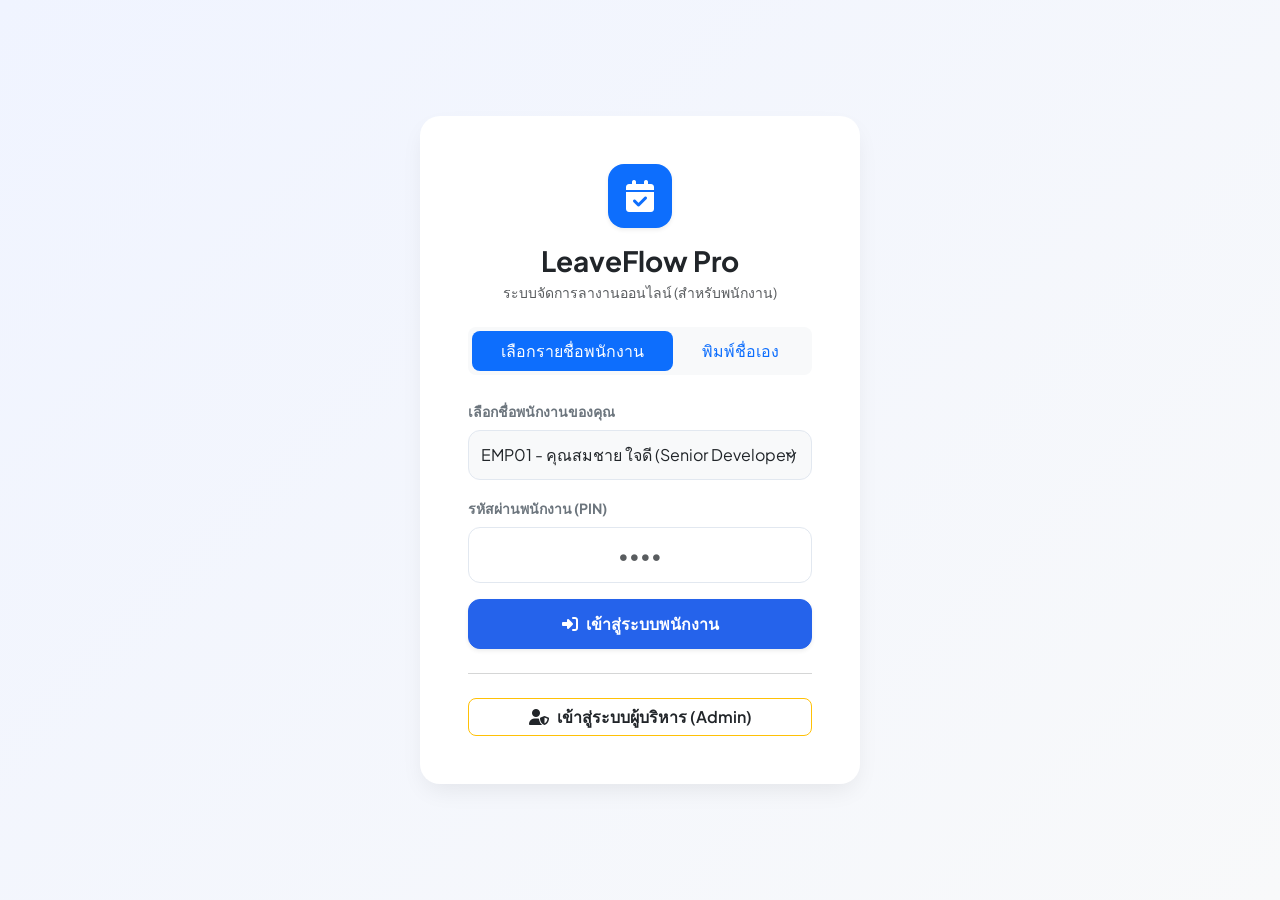
<file: index.html>
<!DOCTYPE html>
<html lang="th">
<head>
    <meta charset="UTF-8">
    <meta name="viewport" content="width=device-width, initial-scale=1.0">
    <title>เข้าสู่ระบบพนักงาน - LeaveFlow Pro</title>
    <link href="https://fonts.googleapis.com/css2?family=Plus+Jakarta+Sans:wght@400;500;600;700&display=swap" rel="stylesheet">
    <link href="https://cdn.jsdelivr.net/npm/bootstrap@5.3.0/dist/css/bootstrap.min.css" rel="stylesheet">
    <link rel="stylesheet" href="https://cdnjs.cloudflare.com/ajax/libs/font-awesome/6.4.0/css/all.min.css">
    <style>
        body {
            font-family: 'Plus Jakarta Sans', sans-serif;
            background: linear-gradient(135deg, #f0f4ff 0%, #f8f9fa 100%);
            color: #334155;
            min-height: 100vh;
            display: flex;
            align-items: center;
            justify-content: center;
        }
        .login-card {
            border: none;
            border-radius: 20px;
            box-shadow: 0 10px 25px -5px rgba(0, 0, 0, 0.08);
            background: white;
            width: 100%;
            max-width: 440px;
        }
        .card { border: none; border-radius: 16px; box-shadow: 0 4px 6px -1px rgba(0, 0, 0, 0.05); }
        .stat-card {
            border-radius: 16px; color: white; padding: 24px; position: relative; overflow: hidden;
        }
        .stat-card.sick { background: linear-gradient(135deg, #3b82f6 0%, #1d4ed8 100%); }
        .stat-card.business { background: linear-gradient(135deg, #10b981 0%, #047857 100%); }
        .stat-card.vacation { background: linear-gradient(135deg, #f59e0b 0%, #d97706 100%); }
        .stat-card i { position: absolute; right: 20px; bottom: 20px; font-size: 3rem; opacity: 0.15; }
        .btn-primary { background-color: #2563eb; border-color: #2563eb; border-radius: 12px; padding: 12px; font-weight: 600; }
        .form-control, .form-select { border-radius: 12px; padding: 12px; border: 1px solid #e2e8f0; }
        .table { vertical-align: middle; }
        .badge { padding: 8px 12px; border-radius: 8px; font-weight: 500; }
    </style>
</head>
<body>

    <!-- ================= หน้าล็อกอินพนักงาน ================= -->
    <div id="loginSection" class="container py-4">
        <div class="row justify-content-center">
            <div class="col-md-6">
                <div class="login-card p-4 p-md-5 mx-auto">
                    <div class="text-center mb-4">
                        <div class="bg-primary text-white rounded-4 p-3 d-inline-flex align-items-center justify-content-center shadow-sm mb-3" style="width: 64px; height: 64px;">
                            <i class="fa-solid fa-calendar-check fs-2"></i>
                        </div>
                        <h3 class="fw-bold text-dark mb-1">LeaveFlow Pro</h3>
                        <p class="text-muted small">ระบบจัดการลางานออนไลน์ (สำหรับพนักงาน)</p>
                    </div>

                    <ul class="nav nav-pills nav-fill mb-4 bg-light p-1 rounded-3" role="tablist">
                        <li class="nav-item"><button class="nav-link active py-2 rounded-3 fw-medium" data-bs-toggle="pill" data-bs-target="#selectContent" type="button">เลือกรายชื่อพนักงาน</button></li>
                        <li class="nav-item"><button class="nav-link py-2 rounded-3 fw-medium" data-bs-toggle="pill" data-bs-target="#customContent" type="button">พิมพ์ชื่อเอง</button></li>
                    </ul>

                    <div class="tab-content">
                        <!-- เลือกรายชื่อ -->
                        <div class="tab-pane fade show active" id="selectContent">
                            <div class="mb-3">
                                <label class="form-label small fw-bold text-secondary">เลือกชื่อพนักงานของคุณ</label>
                                <select class="form-select bg-light" id="loginEmployeeSelect"></select>
                            </div>
                            <div class="mb-3">
                                <label class="form-label small fw-bold text-secondary">รหัสผ่านพนักงาน (PIN)</label>
                                <input type="password" id="employeePinInput" class="form-control text-center fs-5" placeholder="••••" maxlength="4">
                            </div>
                            <button type="button" class="btn btn-primary w-100 shadow-sm" onclick="loginAsEmployee(false)">
                                <i class="fa-solid fa-right-to-bracket me-2"></i>เข้าสู่ระบบพนักงาน
                            </button>
                        </div>

                        <!-- พิมพ์ชื่อเอง -->
                        <div class="tab-pane fade" id="customContent">
                            <div class="mb-3">
                                <label class="form-label small fw-bold text-secondary">ชื่อ - นามสกุล</label>
                                <input type="text" class="form-control" id="loginCustomName" placeholder="เช่น คุณสมชาย ใจดี">
                            </div>
                            <div class="mb-3">
                                <label class="form-label small fw-bold text-secondary">รหัสผ่านพนักงาน (PIN)</label>
                                <input type="password" id="employeeCustomPinInput" class="form-control text-center fs-5" placeholder="••••" maxlength="4">
                            </div>
                            <button type="button" class="btn btn-primary w-100 shadow-sm" onclick="loginAsEmployee(true)">
                                <i class="fa-solid fa-user-pen me-2"></i>เข้าสู่ระบบด้วยชื่อนี้
                            </button>
                        </div>
                    </div>

                    <hr class="my-4 text-muted opacity-25">

                    <!-- ลิงก์ไปหน้าแอดมิน -->
                    <div class="text-center">
                        <a href="admin.html" class="btn btn-outline-warning text-dark fw-semibold w-100 py-2.5 rounded-3 text-decoration-none">
                            <i class="fa-solid fa-user-shield me-2"></i>เข้าสู่ระบบผู้บริหาร (Admin)
                        </a>
                    </div>
                </div>
            </div>
        </div>
    </div>

    <!-- ================= แดชบอร์ดพนักงาน (ซ่อนอยู่จนกว่าจะ Login) ================= -->
    <div id="mainAppSection" class="d-none w-100">
        <nav class="navbar navbar-expand-lg bg-white border-bottom sticky-top py-3">
            <div class="container">
                <a class="navbar-brand d-flex align-items-center gap-2" href="#">
                    <div class="bg-primary text-white rounded-3 p-2 d-flex align-items-center justify-content-center" style="width: 40px; height: 40px;">
                        <i class="fa-solid fa-calendar-check"></i>
                    </div>
                    <span>LeaveFlow Pro</span>
                </a>
                <div class="d-flex align-items-center gap-3">
                    <div class="text-end d-none d-sm-block">
                        <div id="userNameDisplay" class="fw-bold text-dark">-</div>
                        <div id="userRoleDisplay" class="text-muted small">-</div>
                    </div>
                    <span class="badge bg-primary px-3 py-2">พนักงาน</span>
                    <button class="btn btn-outline-danger btn-sm px-3 ms-2" onclick="logout()" title="ออกจากระบบ">
                        <i class="fa-solid fa-arrow-right-from-bracket"></i>
                    </button>
                </div>
            </div>
        </nav>

        <div class="container py-4">
            <div class="mb-4">
                <h1 class="h3 fw-bold mb-1">แดชบอร์ดพนักงาน</h1>
                <p class="text-muted mb-0">ระบบจัดการลางานออนไลน์</p>
            </div>

            <div class="row g-4 mb-4">
                <div class="col-md-4">
                    <div class="stat-card sick">
                        <span class="text-uppercase small fw-semibold opacity-75">ลาป่วยคงเหลือ</span>
                        <h2 class="display-5 fw-bold mt-2 mb-0"><span id="lblSick">30</span> <span class="fs-5 fw-normal">วัน</span></h2>
                        <i class="fa-solid fa-user-doctor"></i>
                    </div>
                </div>
                <div class="col-md-4">
                    <div class="stat-card business">
                        <span class="text-uppercase small fw-semibold opacity-75">ลากิจคงเหลือ</span>
                        <h2 class="display-5 fw-bold mt-2 mb-0"><span id="lblPersonal">6</span> <span class="fs-5 fw-normal">วัน</span></h2>
                        <i class="fa-solid fa-briefcase"></i>
                    </div>
                </div>
                <div class="col-md-4">
                    <div class="stat-card vacation">
                        <span class="text-uppercase small fw-semibold opacity-75">ลาพักผ่อนคงเหลือ</span>
                        <h2 class="display-5 fw-bold mt-2 mb-0"><span id="lblVacation">10</span> <span class="fs-5 fw-normal">วัน</span></h2>
                        <i class="fa-solid fa-umbrella-beach"></i>
                    </div>
                </div>
            </div>

            <div class="row g-4">
                <div class="col-lg-4">
                    <div class="card p-4 h-100">
                        <h5 class="fw-bold mb-3"><i class="fa-solid fa-file-pen text-primary me-2"></i>ยื่นคำขอลาใหม่</h5>
                        <form id="leaveForm" onsubmit="submitLeave(event)">
                            <div class="mb-3">
                                <label class="form-label small fw-semibold">ประเภทการลา</label>
                                <select class="form-select" id="leaveType" required>
                                    <option value="ลาป่วย">ลาป่วย</option>
                                    <option value="ลากิจ">ลากิจ</option>
                                    <option value="ลาพักผ่อน">ลาพักผ่อน</option>
                                </select>
                            </div>
                            <div class="mb-3">
                                <label class="form-label small fw-semibold">วันที่เริ่มต้น</label>
                                <input type="date" class="form-control" id="startDate" required>
                            </div>
                            <div class="mb-3">
                                <label class="form-label small fw-semibold">ถึงวันที่</label>
                                <input type="date" class="form-control" id="endDate" required>
                            </div>
                            <div class="mb-3">
                                <label class="form-label small fw-semibold">เหตุผลการลา</label>
                                <textarea class="form-control" id="leaveReason" rows="3" placeholder="ระบุเหตุผล..." required></textarea>
                            </div>
                            <button type="submit" class="btn btn-primary w-100 py-2">
                                <i class="fa-solid fa-paper-plane me-2"></i>ส่งคำขอลา
                            </button>
                        </form>
                    </div>
                </div>

                <div class="col-lg-8">
                    <div class="card p-4 h-100">
                        <div class="d-flex justify-content-between align-items-center mb-3">
                            <h5 class="fw-bold mb-0"><i class="fa-solid fa-clock-rotate-left text-primary me-2"></i>ประวัติการลางานของคุณ</h5>
                            <span class="badge bg-light text-secondary border" id="userRecordCount">0 รายการ</span>
                        </div>
                        <div class="table-responsive">
                            <table class="table align-middle">
                                <thead class="table-light">
                                    <tr>
                                        <th>ประเภท</th>
                                        <th>ช่วงวันที่</th>
                                        <th class="text-center">จำนวนวัน</th>
                                        <th class="text-center">สถานะ</th>
                                        <th>ผู้อนุมัติ</th>
                                    </tr>
                                </thead>
                                <tbody id="userHistoryTable">
                                    <tr><td colspan="5" class="text-center text-muted py-3">ยังไม่มีประวัติการลา</td></tr>
                                </tbody>
                            </table>
                        </div>
                    </div>
                </div>
            </div>
        </div>
    </div>

    <script src="https://cdn.jsdelivr.net/npm/bootstrap@5.3.0/dist/js/bootstrap.bundle.min.js"></script>
    <script>
        const defaultEmployees = [
            { id: "EMP01", name: "คุณสมชาย ใจดี", position: "Senior Developer", dept: "IT", pin: "1234", sickRemain: 30, personalRemain: 6, vacationRemain: 10 },
            { id: "EMP02", name: "คุณสมหญิง รักงาน", position: "UI/UX Designer", dept: "Design", pin: "1234", sickRemain: 30, personalRemain: 6, vacationRemain: 10 },
            { id: "EMP03", name: "คุณมานะ อดทน", position: "Backend Developer", dept: "IT", pin: "1234", sickRemain: 30, personalRemain: 6, vacationRemain: 10 },
            { id: "EMP04", name: "คุณสมรักษ์ ดีพอ", position: "HR Manager", dept: "HR", pin: "1234", sickRemain: 30, personalRemain: 6, vacationRemain: 10 },
            { id: "EMP05", name: "คุณวิชัย มั่นคง", position: "Accountant", dept: "Finance", pin: "1234", sickRemain: 30, personalRemain: 6, vacationRemain: 10 },
            { id: "EMP06", name: "คุณสุดา รักดี", position: "Marketing Specialist", dept: "Marketing", pin: "1234", sickRemain: 30, personalRemain: 6, vacationRemain: 10 },
            { id: "EMP07", name: "คุณปิติ ยินดี", position: "Sales Executive", dept: "Sales", pin: "1234", sickRemain: 30, personalRemain: 6, vacationRemain: 10 },
            { id: "EMP08", name: "คุณกานดา ภาวนา", position: "Customer Support", dept: "Operations", pin: "1234", sickRemain: 30, personalRemain: 6, vacationRemain: 10 },
            { id: "EMP09", name: "คุณธนพล มั่นหมาย", position: "System Admin", dept: "IT", pin: "1234", sickRemain: 30, personalRemain: 6, vacationRemain: 10 },
            { id: "EMP10", name: "คุณสุภา สว่างใส", position: "Content Creator", dept: "Marketing", pin: "1234", sickRemain: 30, personalRemain: 6, vacationRemain: 10 }
        ];

        let employees = JSON.parse(localStorage.getItem('employees')) || JSON.parse(JSON.stringify(defaultEmployees));
        let currentEmpIndex = parseInt(localStorage.getItem('currentEmpIndex')) || 0;
        let leaveRequests = JSON.parse(localStorage.getItem('leaveRequests')) || [];
        let isEmpLoggedIn = localStorage.getItem('isEmpLoggedIn') === 'true';

        const publicHolidays = ["2026-01-01", "2026-04-13", "2026-04-14", "2026-04-15", "2026-05-01", "2026-07-28", "2026-08-12", "2026-10-13", "2026-12-05"];

        function calculateEffectiveDays(startStr, endStr) {
            let start = new Date(startStr);
            let end = new Date(endStr);
            let count = 0, cur = new Date(start);
            while (cur <= end) {
                let dayOfWeek = cur.getDay(); 
                let dateStr = cur.toISOString().split('T')[0];
                if (dayOfWeek !== 0 && !publicHolidays.includes(dateStr)) count++;
                cur.setDate(cur.getDate() + 1);
            }
            return count > 0 ? count : 1;
        }

        document.addEventListener('DOMContentLoaded', () => {
            initLoginDropdown();
            if (isEmpLoggedIn) {
                showMainApp();
            } else {
                showLoginScreen();
            }
        });

        function initLoginDropdown() {
            const select = document.getElementById('loginEmployeeSelect');
            select.innerHTML = '';
            employees.forEach((emp, idx) => {
                select.innerHTML += `<option value="${idx}">${emp.id} - ${emp.name} (${emp.position})</option>`;
            });
        }

        function loginAsEmployee(isCustom) {
            let pin = "";
            if (isCustom) {
                const name = document.getElementById('loginCustomName').value.trim();
                pin = document.getElementById('employeeCustomPinInput').value.trim();
                if (!name || !pin) { alert('กรุณากรอกชื่อและรหัส PIN ให้ครบถ้วน'); return; }

                let existingIdx = employees.findIndex(e => e.name === name);
                if (existingIdx !== -1) {
                    if (employees[existingIdx].pin && employees[existingIdx].pin !== pin) { alert('รหัส PIN ไม่ถูกต้อง'); return; }
                    currentEmpIndex = existingIdx;
                } else {
                    employees.push({ id: "EMP" + String(employees.length + 1).padStart(2, '0'), name: name, position: 'พนักงานทั่วไป', dept: 'ทั่วไป', pin: pin, sickRemain: 30, personalRemain: 6, vacationRemain: 10 });
                    currentEmpIndex = employees.length - 1;
                    saveStorage();
                }
            } else {
                const select = document.getElementById('loginEmployeeSelect');
                pin = document.getElementById('employeePinInput').value.trim();
                let selectedIdx = parseInt(select.value);
                if (!pin) { alert('กรุณากรอกรหัส PIN'); return; }

                let emp = employees[selectedIdx];
                if (pin !== (emp.pin || "1234")) { alert('รหัส PIN ไม่ถูกต้อง (รหัสเริ่มต้นคือ 1234)'); return; }
                currentEmpIndex = selectedIdx;
            }

            isEmpLoggedIn = true;
            localStorage.setItem('isEmpLoggedIn', 'true');
            localStorage.setItem('currentEmpIndex', currentEmpIndex);
            showMainApp();
        }

        function logout() {
            isEmpLoggedIn = false;
            localStorage.setItem('isEmpLoggedIn', 'false');
            showLoginScreen();
        }

        function showLoginScreen() {
            document.getElementById('loginSection').classList.remove('d-none');
            document.getElementById('mainAppSection').classList.add('d-none');
            document.body.style.background = "linear-gradient(135deg, #f0f4ff 0%, #f8f9fa 100%)";
            initLoginDropdown();
        }

        function showMainApp() {
            document.getElementById('loginSection').classList.add('d-none');
            document.getElementById('mainAppSection').classList.remove('d-none');
            document.body.style.background = "#f8f9fa";
            updateUI();
        }

        function updateUI() {
            let emp = employees[currentEmpIndex];
            if (!emp) return;
            document.getElementById('userNameDisplay').innerText = emp.name;
            document.getElementById('userRoleDisplay').innerText = `${emp.position} (${emp.dept})`;
            document.getElementById('lblSick').innerText = emp.sickRemain;
            document.getElementById('lblPersonal').innerText = emp.personalRemain;
            document.getElementById('lblVacation').innerText = emp.vacationRemain;
            renderUserHistory();
        }

        function submitLeave(e) {
            e.preventDefault();
            const type = document.getElementById('leaveType').value;
            const startDate = document.getElementById('startDate').value;
            const endDate = document.getElementById('endDate').value;
            const reason = document.getElementById('leaveReason').value;

            if (new Date(endDate) < new Date(startDate)) { alert('วันที่สิ้นสุดต้องไม่น้อยกว่าวันที่เริ่มต้น'); return; }

            const days = calculateEffectiveDays(startDate, endDate);
            let emp = employees[currentEmpIndex];
            let remainKey = type === 'ลาป่วย' ? 'sickRemain' : (type === 'ลากิจ' ? 'personalRemain' : 'vacationRemain');

            if (emp[remainKey] < days) { alert(`วันลาไม่พอ! (ต้องการ ${days} วัน แต่คุณเหลือ ${emp[remainKey]} วัน)`); return; }

            leaveRequests.unshift({ id: Date.now(), empIndex: currentEmpIndex, empName: emp.name, type, startDate, endDate, days, reason, status: 'รออนุมัติ', approver: '-' });
            saveStorage();
            document.getElementById('leaveForm').reset();
            updateUI();
            alert(`ยื่นใบลาสำเร็จ (${days} วัน)`);
        }

        function renderUserHistory() {
            const tbody = document.getElementById('userHistoryTable');
            const myReqs = leaveRequests.filter(r => r.empIndex === currentEmpIndex);
            document.getElementById('userRecordCount').innerText = `${myReqs.length} รายการ`;

            if (myReqs.length === 0) { tbody.innerHTML = `<tr><td colspan="5" class="text-center text-muted py-3">ยังไม่มีประวัติการลา</td></tr>`; return; }

            tbody.innerHTML = '';
            myReqs.forEach(req => {
                let badge = req.status === 'อนุมัติ' ? 'bg-success bg-opacity-10 text-success' : (req.status === 'ไม่อนุมัติ' ? 'bg-danger bg-opacity-10 text-danger' : 'bg-warning bg-opacity-10 text-warning');
                tbody.innerHTML += `<tr><td><span class="fw-medium">${req.type}</span></td><td>${req.startDate} ถึง ${req.endDate}</td><td class="text-center fw-bold">${req.days} วัน</td><td class="text-center"><span class="badge ${badge}">${req.status}</span></td><td><small class="text-muted">${req.approver}</small></td></tr>`;
            });
        }

        function saveStorage() {
            localStorage.setItem('employees', JSON.stringify(employees));
            localStorage.setItem('leaveRequests', JSON.stringify(leaveRequests));
        }
    </script>
</body>
</html>
</file>
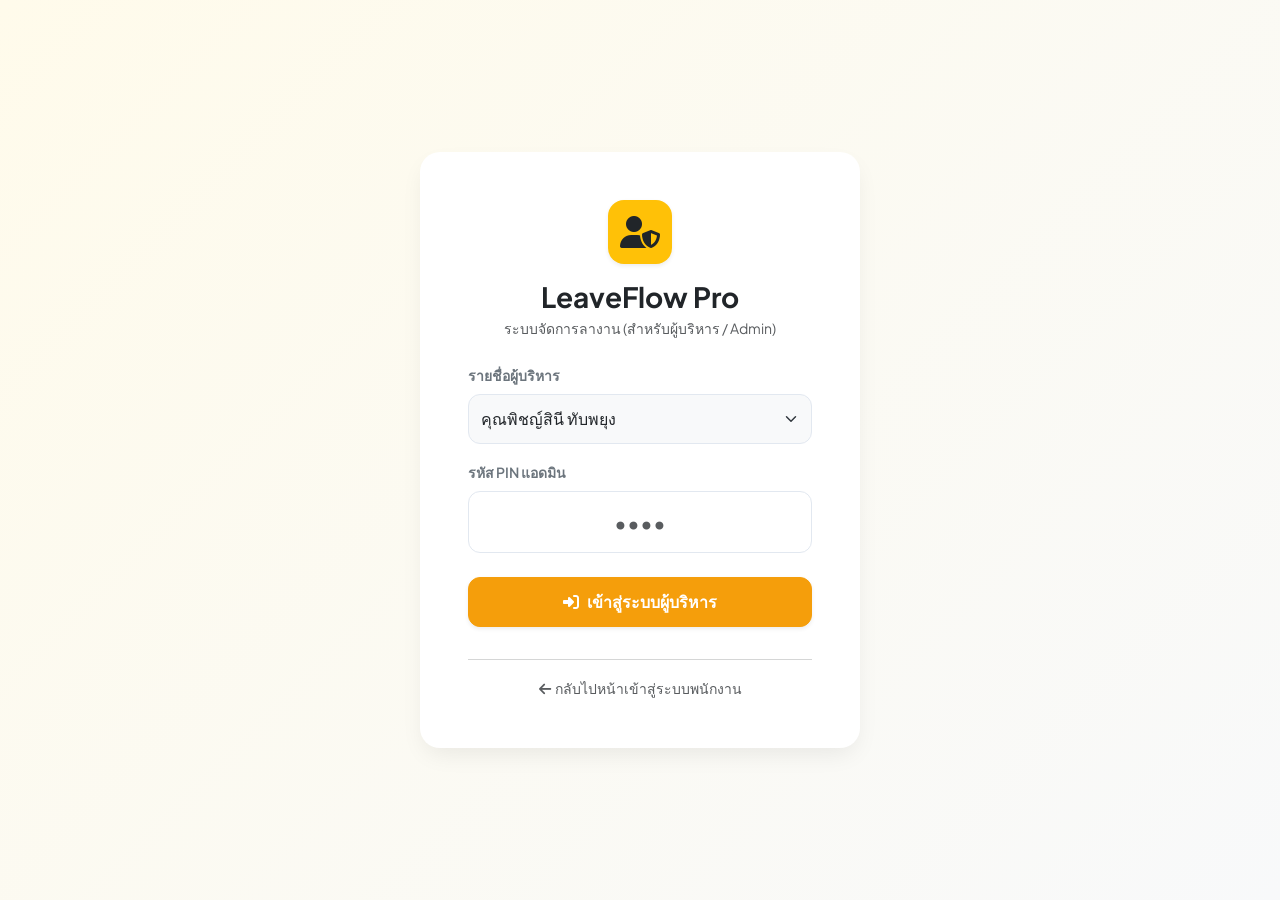
<file: admin.html>
<!DOCTYPE html>
<html lang="th">
<head>
    <meta charset="UTF-8">
    <meta name="viewport" content="width=device-width, initial-scale=1.0">
    <title>เข้าสู่ระบบผู้บริหาร - LeaveFlow Pro</title>
    <link href="https://fonts.googleapis.com/css2?family=Plus+Jakarta+Sans:wght@400;500;600;700&display=swap" rel="stylesheet">
    <link href="https://cdn.jsdelivr.net/npm/bootstrap@5.3.0/dist/css/bootstrap.min.css" rel="stylesheet">
    <link rel="stylesheet" href="https://cdnjs.cloudflare.com/ajax/libs/font-awesome/6.4.0/css/all.min.css">
    <style>
        body {
            font-family: 'Plus Jakarta Sans', sans-serif;
            background: linear-gradient(135deg, #fffbeb 0%, #f8f9fa 100%);
            color: #334155;
            min-height: 100vh;
            display: flex;
            align-items: center;
            justify-content: center;
        }
        .login-card {
            border: none; border-radius: 20px; box-shadow: 0 10px 25px -5px rgba(0, 0, 0, 0.08); background: white; width: 100%; max-width: 440px;
        }
        .card { border: none; border-radius: 16px; box-shadow: 0 4px 6px -1px rgba(0, 0, 0, 0.05); }
        .btn-warning { background-color: #f59e0b; border-color: #f59e0b; border-radius: 12px; padding: 12px; font-weight: 600; color: #fff; }
        .form-control, .form-select { border-radius: 12px; padding: 12px; border: 1px solid #e2e8f0; }
        .table { vertical-align: middle; }
        .badge { padding: 8px 12px; border-radius: 8px; font-weight: 500; }
    </style>
</head>
<body>

    <!-- ================= หน้าล็อกอินแอดมิน ================= -->
    <div id="adminLoginSection" class="container py-4">
        <div class="row justify-content-center">
            <div class="col-md-6">
                <div class="login-card p-4 p-md-5 mx-auto text-center">
                    <div class="bg-warning text-dark rounded-4 p-3 d-inline-flex align-items-center justify-content-center shadow-sm mb-3" style="width: 64px; height: 64px;">
                        <i class="fa-solid fa-user-shield fs-2"></i>
                    </div>
                    <h3 class="fw-bold text-dark mb-1">LeaveFlow Pro</h3>
                    <p class="text-muted small mb-4">ระบบจัดการลางาน (สำหรับผู้บริหาร / Admin)</p>

                    <div class="mb-3 text-start">
                        <label class="form-label small fw-semibold text-secondary">รายชื่อผู้บริหาร</label>
                        <select id="adminNameSelect" class="form-select bg-light">
                            <option value="คุณพิชญ์สินี ทับพยุง">คุณพิชญ์สินี ทับพยุง</option>
                            <option value="คุณณัฐพงศ์ พรมสงฆ์">คุณณัฐพงศ์ พรมสงฆ์</option>
                        </select>
                    </div>

                    <div class="mb-4 text-start">
                        <label class="form-label small fw-semibold text-secondary">รหัส PIN แอดมิน</label>
                        <input type="password" id="adminPinInput" class="form-control text-center fs-4" placeholder="••••" maxlength="4">
                    </div>

                    <button type="button" class="btn btn-warning w-100 shadow-sm mb-3" onclick="verifyAdminPin()">
                        <i class="fa-solid fa-right-to-bracket me-2"></i>เข้าสู่ระบบผู้บริหาร
                    </button>

                    <hr class="my-3 text-muted opacity-25">

                    <a href="index.html" class="text-decoration-none text-muted small">
                        <i class="fa-solid fa-arrow-left me-1"></i>กลับไปหน้าเข้าสู่ระบบพนักงาน
                    </a>
                </div>
            </div>
        </div>
    </div>

    <!-- ================= แดชบอร์ดแอดมิน (ซ่อนอยู่จนกว่าจะ Login) ================= -->
    <div id="adminDashboardSection" class="d-none w-100">
        <nav class="navbar navbar-expand-lg bg-white border-bottom sticky-top py-3">
            <div class="container">
                <a class="navbar-brand d-flex align-items-center gap-2" href="#">
                    <div class="bg-warning text-dark rounded-3 p-2 d-flex align-items-center justify-content-center" style="width: 40px; height: 40px;">
                        <i class="fa-solid fa-shield-halved"></i>
                    </div>
                    <span>LeaveFlow Pro (Admin)</span>
                </a>
                <div class="d-flex align-items-center gap-3">
                    <div class="text-end d-none d-sm-block">
                        <div id="adminNameDisplay" class="fw-bold text-dark">-</div>
                        <div class="text-muted small">System Administrator</div>
                    </div>
                    <span class="badge bg-warning text-dark px-3 py-2 fw-medium"><i class="fa-solid fa-user-shield me-1"></i> ผู้บริหาร</span>
                    <button class="btn btn-outline-danger btn-sm px-3 ms-2" onclick="adminLogout()" title="ออกจากระบบ">
                        <i class="fa-solid fa-arrow-right-from-bracket"></i>
                    </button>
                </div>
            </div>
        </nav>

        <div class="container py-4">
            <div class="alert alert-warning shadow-sm mb-4 d-flex align-items-center justify-content-between rounded-4 p-3 flex-wrap gap-2">
                <div><i class="fa-solid fa-user-shield me-2"></i> ผู้บริหารที่เข้าสู่ระบบ: <strong class="text-dark" id="adminAlertName">-</strong></div>
                <button class="btn btn-danger btn-sm px-3 fw-semibold rounded-pill shadow-sm" onclick="resetSystem()">
                    <i class="fa-solid fa-rotate-right me-1"></i> รีเซ็ตระบบใหม่ทั้งหมด
                </button>
            </div>

            <!-- รายการรออนุมัติ -->
            <div class="card p-4 mb-4">
                <h5 class="fw-bold mb-3"><i class="fa-solid fa-list-check text-warning me-2"></i>รายการคำขอลา (รออนุมัติ)</h5>
                <div class="table-responsive">
                    <table class="table align-middle">
                        <thead class="table-light">
                            <tr>
                                <th>พนักงาน</th><th>ประเภท</th><th>ช่วงวันที่</th><th class="text-center">วัน</th><th>เหตุผล</th><th class="text-center">จัดการ</th>
                            </tr>
                        </thead>
                        <tbody id="adminApprovalTable">
                            <tr><td colspan="6" class="text-center text-muted py-3">ไม่มีรายการรออนุมัติ</td></tr>
                        </tbody>
                    </table>
                </div>
            </div>

            <!-- ประวัติการลอย้อนหลังทั้งหมด -->
            <div class="card p-4 mb-4">
                <div class="d-flex justify-content-between align-items-center mb-3">
                    <h5 class="fw-bold mb-0"><i class="fa-solid fa-clock-rotate-left text-secondary me-2"></i>ประวัติการลอย้อนหลังทั้งหมด (Admin Log)</h5>
                    <span class="badge bg-light text-secondary border" id="adminHistoryCount">0 รายการ</span>
                </div>
                <div class="table-responsive">
                    <table class="table align-middle">
                        <thead class="table-light">
                            <tr>
                                <th>พนักงาน</th><th>ประเภท</th><th>ช่วงวันที่</th><th class="text-center">จำนวนวัน</th><th class="text-center">สถานะ</th><th>ผู้ดำเนินการ</th>
                            </tr>
                        </thead>
                        <tbody id="adminHistoryTable">
                            <tr><td colspan="6" class="text-center text-muted py-3">ยังไม่มีประวัติการลาในระบบ</td></tr>
                        </tbody>
                    </table>
                </div>
            </div>

            <!-- สรุปวันลาพนักงานทั้งหมด -->
            <div class="card p-4 mb-4">
                <h5 class="fw-bold mb-3"><i class="fa-solid fa-users me-2 text-success"></i>สรุปสถานะวันลาพนักงานทั้งหมด</h5>
                <div class="table-responsive">
                    <table class="table table-bordered align-middle">
                        <thead class="table-light text-center">
                            <tr>
                                <th class="text-start">รหัส / ชื่อพนักงาน</th><th>ตำแหน่ง / แผนก</th><th>ลาป่วย (คงเหลือ)</th><th>ลากิจ (คงเหลือ)</th><th>ลาพักร้อน (คงเหลือ)</th>
                            </tr>
                        </thead>
                        <tbody id="allEmployeesTable"></tbody>
                    </table>
                </div>
            </div>
        </div>
    </div>

    <script src="https://cdn.jsdelivr.net/npm/bootstrap@5.3.0/dist/js/bootstrap.bundle.min.js"></script>
    <script>
        let employees = JSON.parse(localStorage.getItem('employees')) || [];
        let leaveRequests = JSON.parse(localStorage.getItem('leaveRequests')) || [];
        let isAdminLoggedIn = localStorage.getItem('isAdminLoggedIn') === 'true';
        let currentAdminName = localStorage.getItem('currentAdminName') || 'คุณพิชญ์สินี ทับพยุง';

        document.addEventListener('DOMContentLoaded', () => {
            if (isAdminLoggedIn) {
                showAdminDashboard();
            } else {
                showAdminLogin();
            }
        });

        function verifyAdminPin() {
            const pin = document.getElementById('adminPinInput').value;
            const selectedAdmin = document.getElementById('adminNameSelect').value;

            if (pin === '1234') {
                currentAdminName = selectedAdmin;
                isAdminLoggedIn = true;
                localStorage.setItem('isAdminLoggedIn', 'true');
                localStorage.setItem('currentAdminName', currentAdminName);
                showAdminDashboard();
            } else {
                alert('รหัส PIN แอดมินไม่ถูกต้อง (รหัสคือ 1234)');
            }
        }

        function adminLogout() {
            isAdminLoggedIn = false;
            localStorage.setItem('isAdminLoggedIn', 'false');
            showAdminLogin();
        }

        function showAdminLogin() {
            document.getElementById('adminLoginSection').classList.remove('d-none');
            document.getElementById('adminDashboardSection').classList.add('d-none');
            document.body.style.background = "linear-gradient(135deg, #fffbeb 0%, #f8f9fa 100%)";
            document.getElementById('adminPinInput').value = '';
        }

        function showAdminDashboard() {
            document.getElementById('adminLoginSection').classList.add('d-none');
            document.getElementById('adminDashboardSection').classList.remove('d-none');
            document.body.style.background = "#f8f9fa";
            document.getElementById('adminNameDisplay').innerText = currentAdminName;
            document.getElementById('adminAlertName').innerText = currentAdminName;
            renderAdminData();
        }

        function renderAdminData() {
            employees = JSON.parse(localStorage.getItem('employees')) || [];
            leaveRequests = JSON.parse(localStorage.getItem('leaveRequests')) || [];

            // Render Approval
            const approvalTbody = document.getElementById('adminApprovalTable');
            const pendingReqs = leaveRequests.filter(r => r.status === 'รออนุมัติ');
            if (pendingReqs.length === 0) {
                approvalTbody.innerHTML = `<tr><td colspan="6" class="text-center text-muted py-3">ไม่มีรายการรออนุมัติ</td></tr>`;
            } else {
                approvalTbody.innerHTML = '';
                pendingReqs.forEach(req => {
                    approvalTbody.innerHTML += `<tr><td><span class="fw-semibold">${req.empName}</span></td><td>${req.type}</td><td>${req.startDate} ถึง ${req.endDate}</td><td class="text-center fw-bold">${req.days} วัน</td><td>${req.reason}</td><td class="text-center"><button class="btn btn-success btn-sm px-2 me-1" onclick="handleLeave(${req.id}, 'อนุมัติ')"><i class="fa-solid fa-check"></i></button><button class="btn btn-danger btn-sm px-2" onclick="handleLeave(${req.id}, 'ไม่อนุมัติ')"><i class="fa-solid fa-xmark"></i></button></td></tr>`;
                });
            }

            // Render History
            const historyTbody = document.getElementById('adminHistoryTable');
            document.getElementById('adminHistoryCount').innerText = `${leaveRequests.length} รายการ`;
            if (leaveRequests.length === 0) {
                historyTbody.innerHTML = `<tr><td colspan="6" class="text-center text-muted py-3">ยังไม่มีประวัติการลาในระบบ</td></tr>`;
            } else {
                historyTbody.innerHTML = '';
                leaveRequests.forEach(req => {
                    let badge = req.status === 'อนุมัติ' ? 'bg-success bg-opacity-10 text-success' : (req.status === 'ไม่อนุมัติ' ? 'bg-danger bg-opacity-10 text-danger' : 'bg-warning bg-opacity-10 text-warning');
                    historyTbody.innerHTML += `<tr><td><span class="fw-semibold">${req.empName}</span></td><td>${req.type}</td><td>${req.startDate} ถึง ${req.endDate}</td><td class="text-center fw-bold">${req.days} วัน</td><td class="text-center"><span class="badge ${badge}">${req.status}</span></td><td><small class="text-muted">${req.approver}</small></td></tr>`;
                });
            }

            // Render Employees
            const allEmpTbody = document.getElementById('allEmployeesTable');
            allEmpTbody.innerHTML = '';
            employees.forEach(emp => {
                allEmpTbody.innerHTML += `<tr><td><strong>${emp.id}</strong> - ${emp.name}</td><td>${emp.position} (${emp.dept})</td><td class="text-center">${emp.sickRemain} วัน</td><td class="text-center">${emp.personalRemain} วัน</td><td class="text-center">${emp.vacationRemain} วัน</td></tr>`;
            });
        }

        function handleLeave(id, action) {
            let req = leaveRequests.find(r => r.id === id);
            if (!req) return;
            req.status = action;
            req.approver = `${currentAdminName} (${action === 'อนุมัติ' ? 'อนุมัติแล้ว' : 'ปฏิเสธแล้ว'})`;

            if (action === 'อนุมัติ') {
                let emp = employees[req.empIndex];
                if (emp) {
                    let remainKey = req.type === 'ลาป่วย' ? 'sickRemain' : (req.type === 'ลากิจ' ? 'personalRemain' : 'vacationRemain');
                    emp[remainKey] = Math.max(0, emp[remainKey] - req.days);
                }
            }
            localStorage.setItem('employees', JSON.stringify(employees));
            localStorage.setItem('leaveRequests', JSON.stringify(leaveRequests));
            renderAdminData();
            alert(`ดำเนินการ ${action} คำขอเรียบร้อยแล้ว`);
        }

        function resetSystem() {
            if (confirm('คุณต้องการรีเซ็ตข้อมูลทั้งหมดหรือไม่?')) {
                localStorage.clear();
                location.reload();
            }
        }
    </script>
</body>
</html>
</file>
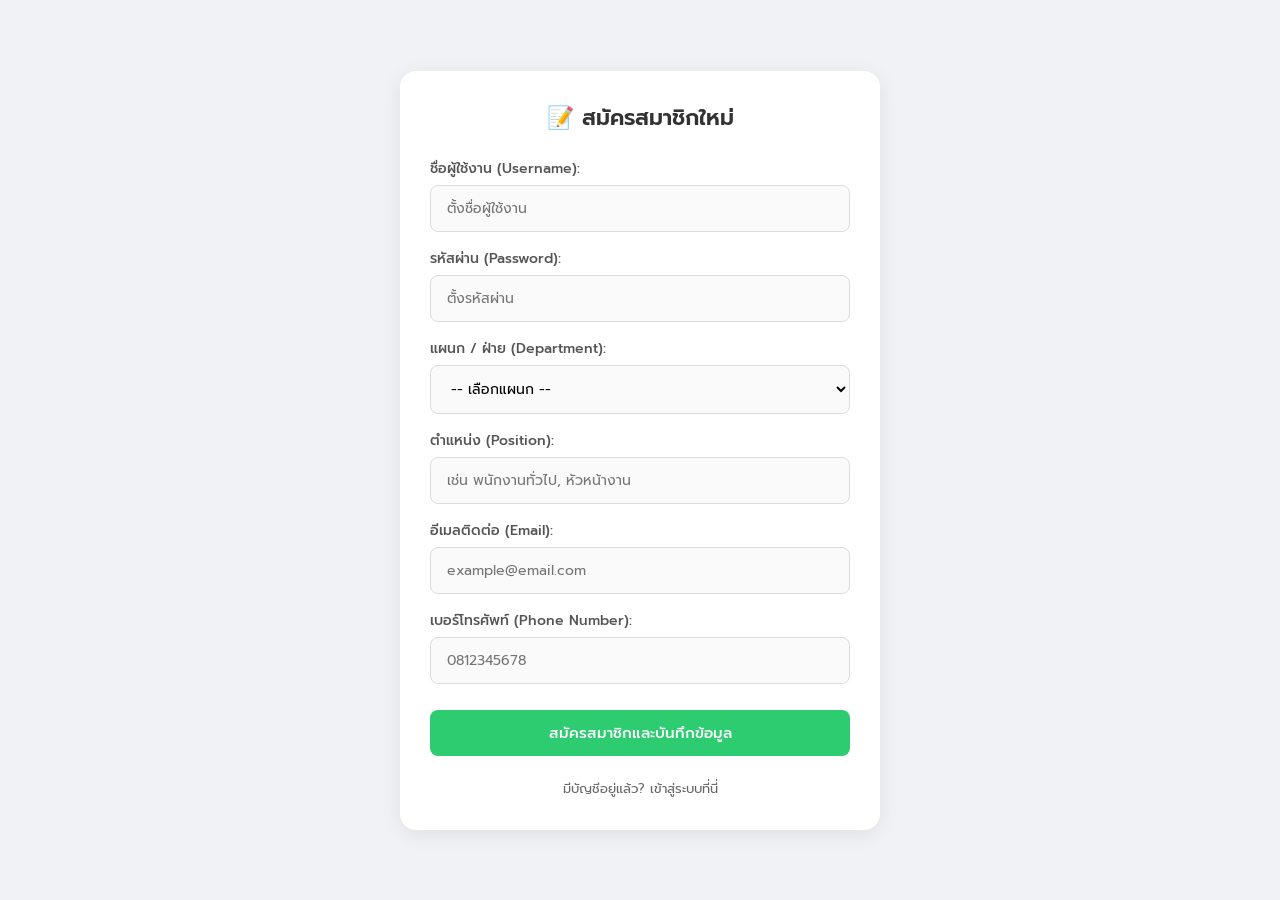
<file: register.html>
<!DOCTYPE html>
<html lang="th">
<head>
    <meta charset="UTF-8">
    <meta name="viewport" content="width=device-width, initial-scale=1.0">
    <title>สมัครสมาชิก - ระบบจัดการการลา</title>
    <link rel="stylesheet" href="style.css">
    <!-- Google Font (Prompt) เพื่อให้ฟอนต์ดูสวยงามทันสมัย -->
    <link href="https://fonts.googleapis.com/css2?family=Prompt:wght@300;400;500;600&display=swap" rel="stylesheet">
</head>
<body>

    <div class="register-container">
        <form class="register-card">
            <h2>📝 สมัครสมาชิกใหม่</h2>
            
            <div class="form-group">
                <label>ชื่อผู้ใช้งาน (Username):</label>
                <input type="text" placeholder="ตั้งชื่อผู้ใช้งาน" required>
            </div>

            <div class="form-group">
                <label>รหัสผ่าน (Password):</label>
                <input type="password" placeholder="ตั้งรหัสผ่าน" required>
            </div>

            <div class="form-group">
                <label>แผนก / ฝ่าย (Department):</label>
                <select required>
                    <option value="">-- เลือกแผนก --</option>
                    <option value="it">ฝ่ายเทคโนโลยีสารสนเทศ (IT)</option>
                    <option value="hr">ฝ่ายทรัพยากรบุคคล (HR)</option>
                    <option value="market">ฝ่ายการตลาด (Marketing)</option>
                    <option value="operation">ฝ่ายปฏิบัติการ (Operation)</option>
                </select>
            </div>

            <div class="form-group">
                <label>ตำแหน่ง (Position):</label>
                <input type="text" placeholder="เช่น พนักงานทั่วไป, หัวหน้างาน" required>
            </div>

            <div class="form-group">
                <label>อีเมลติดต่อ (Email):</label>
                <input type="email" placeholder="example@email.com" required>
            </div>

            <div class="form-group">
                <label>เบอร์โทรศัพท์ (Phone Number):</label>
                <input type="tel" placeholder="0812345678" required>
            </div>

            <button type="submit" class="btn-submit">สมัครสมาชิกและบันทึกข้อมูล</button>
            
            <div class="login-link">
                <a href="#">มีบัญชีอยู่แล้ว? เข้าสู่ระบบที่นี่</a>
            </div>
        </form>
    </div>

</body>
</html>
</file>
<file: style.css>
* {
    box-sizing: border-box;
    margin: 0;
    padding: 0;
    font-family: 'Prompt', sans-serif;
}

body {
    background-color: #f0f2f5;
    display: flex;
    justify-content: center;
    align-items: center;
    min-height: 100vh;
    padding: 20px;
}

.register-container {
    width: 100%;
    max-width: 480px;
}

.register-card {
    background: #ffffff;
    padding: 30px;
    border-radius: 16px;
    box-shadow: 0 4px 20px rgba(0, 0, 0, 0.08);
}

.register-card h2 {
    font-size: 22px;
    font-weight: 600;
    color: #333;
    text-align: center;
    margin-bottom: 24px;
}

.form-group {
    margin-bottom: 16px;
}

.form-group label {
    display: block;
    font-size: 14px;
    font-weight: 500;
    color: #555;
    margin-bottom: 6px;
}

.form-group input, 
.form-group select {
    width: 100%;
    padding: 12px 16px;
    font-size: 14px;
    border: 1px solid #dcdcdc;
    border-radius: 8px;
    outline: none;
    transition: all 0.3s ease;
    background-color: #fafafa;
}

.form-group input:focus, 
.form-group select:focus {
    border-color: #2ecc71;
    background-color: #fff;
    box-shadow: 0 0 0 3px rgba(46, 204, 113, 0.15);
}

.btn-submit {
    width: 100%;
    padding: 12px;
    font-size: 15px;
    font-weight: 500;
    color: #fff;
    background-color: #2ecc71;
    border: none;
    border-radius: 8px;
    cursor: pointer;
    margin-top: 10px;
    transition: background-color 0.2s;
}

.btn-submit:hover {
    background-color: #27ae60;
}

.login-link {
    text-align: center;
    margin-top: 20px;
}

.login-link a {
    font-size: 13px;
    color: #666;
    text-decoration: none;
}

.login-link a:hover {
    color: #2ecc71;
    text-decoration: underline;
}
</file>
